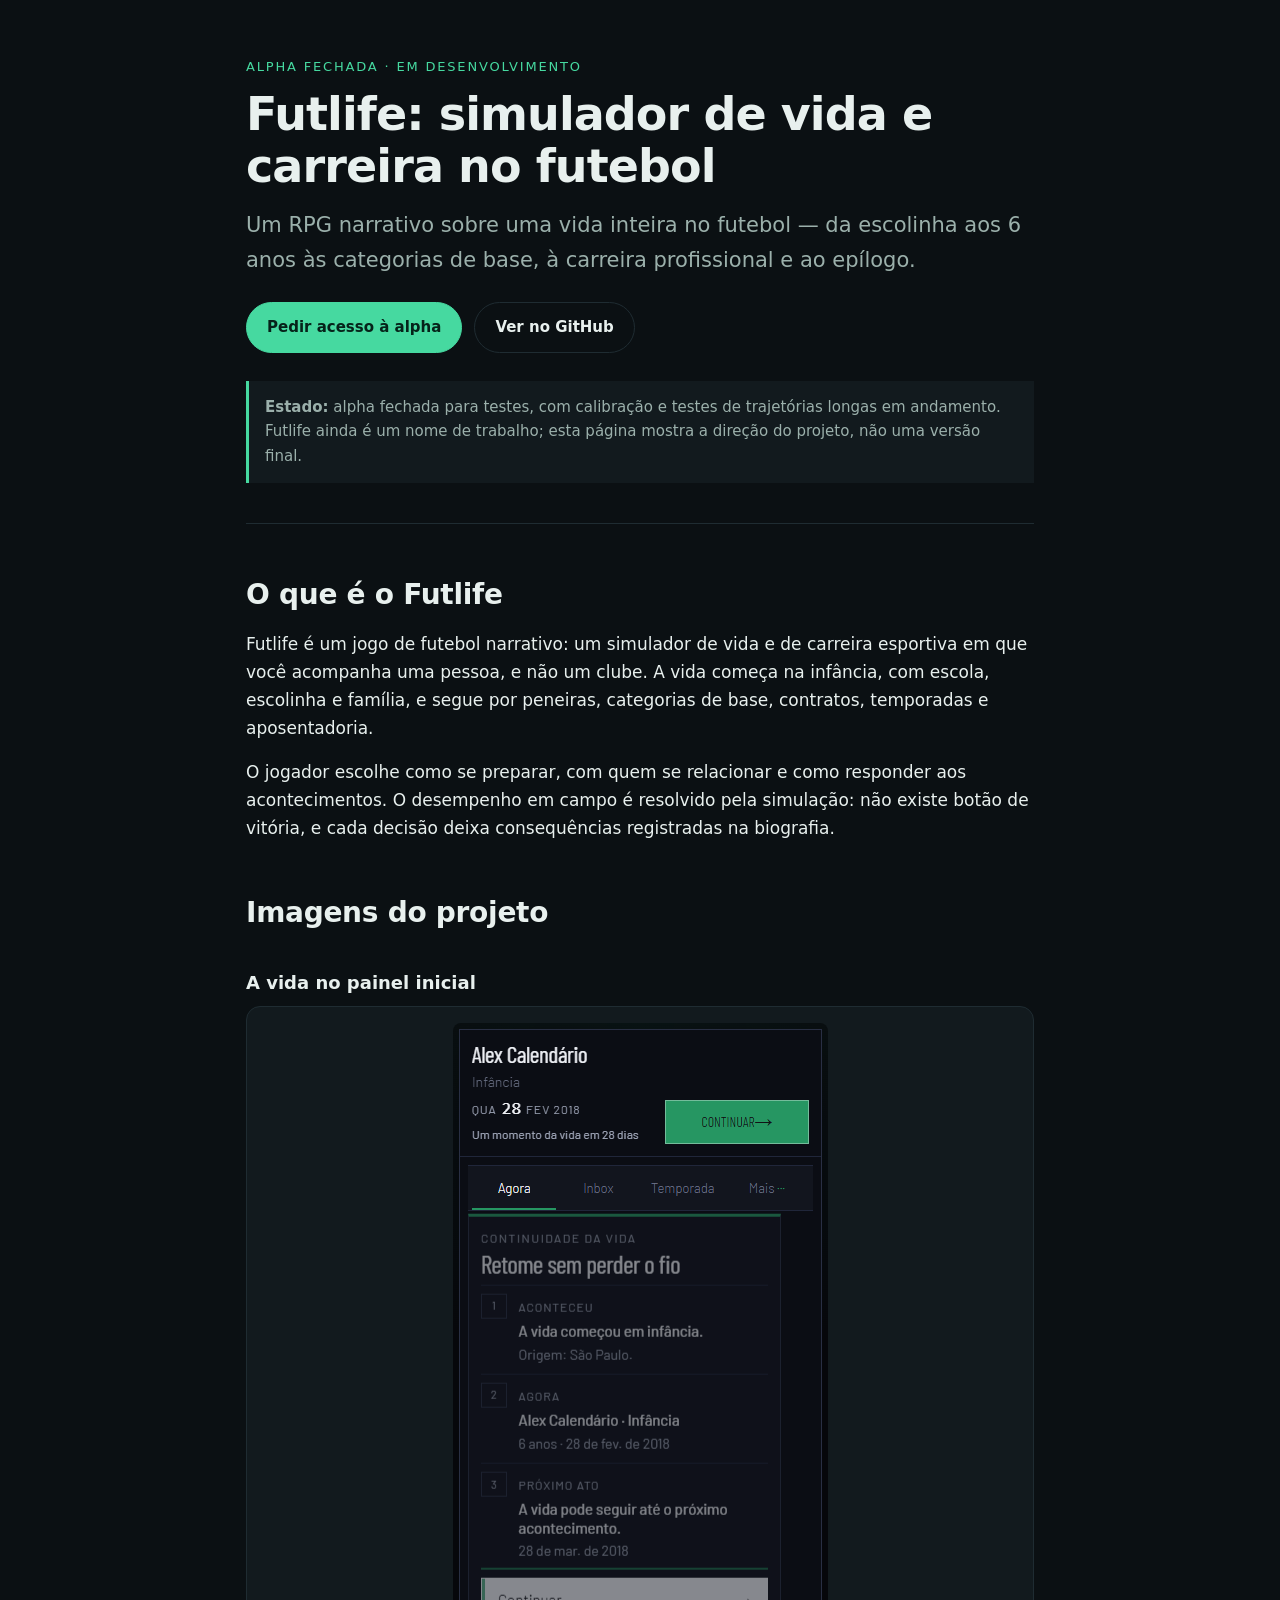
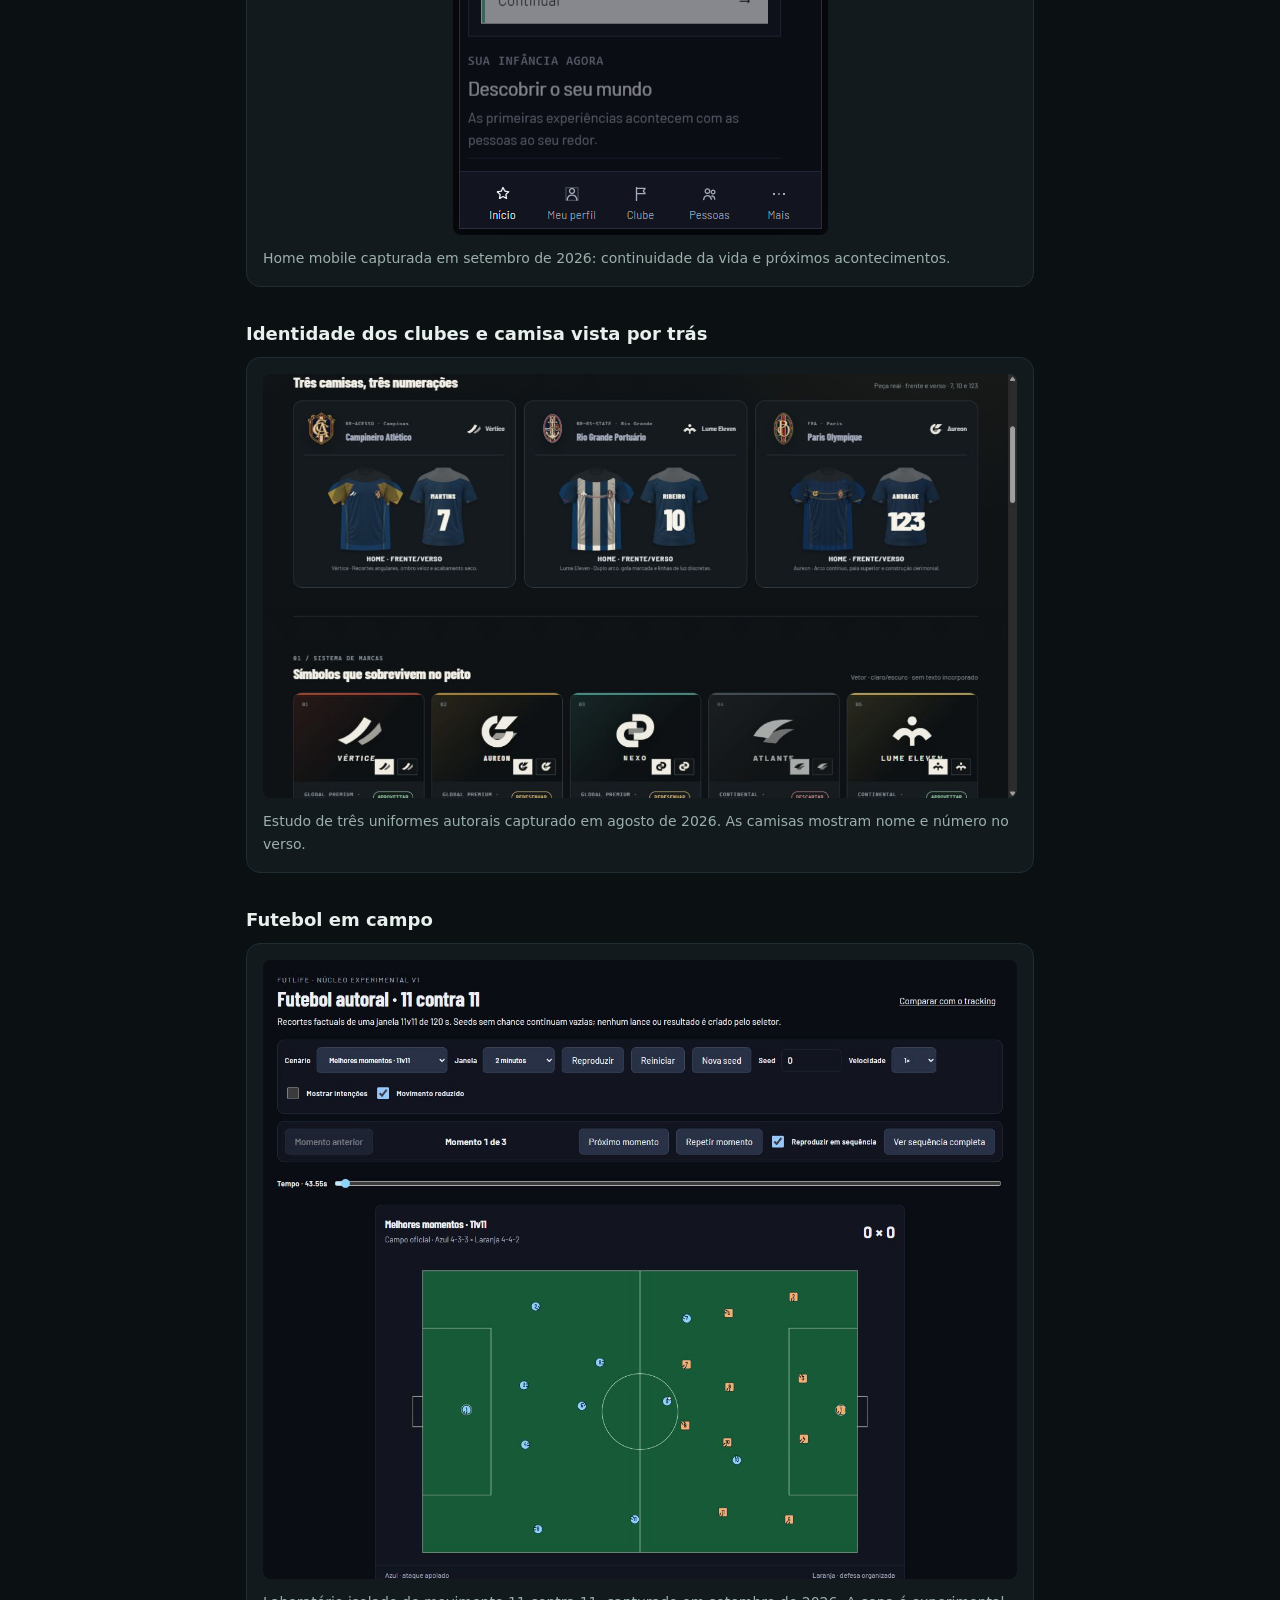
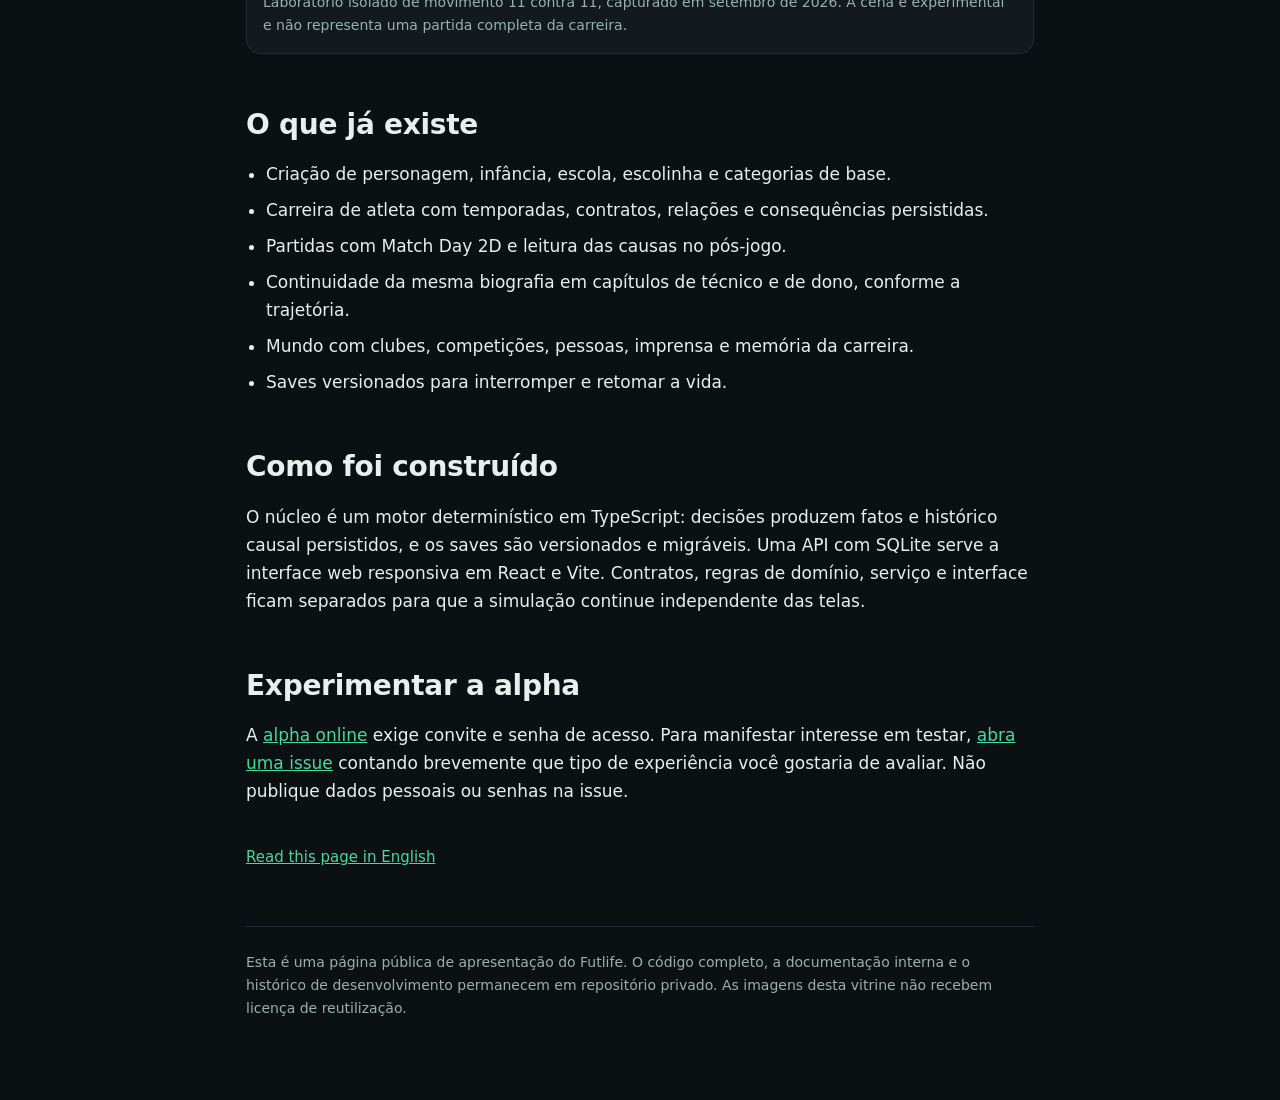
<file: index.html>
<!doctype html>
<html lang="pt-BR">
<head>
<meta charset="utf-8">
<meta name="viewport" content="width=device-width, initial-scale=1">
<title>Futlife — simulador de vida e carreira no futebol (RPG narrativo)</title>
<meta name="description" content="Futlife é um simulador de vida e carreira no futebol: um RPG narrativo que começa aos 6 anos e atravessa escolinha, categorias de base, carreira profissional e outros papéis. Alpha fechada em desenvolvimento.">
<link rel="canonical" href="https://cingez.github.io/futlife-showcase/">
<link rel="alternate" hreflang="pt-BR" href="https://cingez.github.io/futlife-showcase/">
<link rel="alternate" hreflang="en" href="https://cingez.github.io/futlife-showcase/en/">
<link rel="alternate" hreflang="x-default" href="https://cingez.github.io/futlife-showcase/">
<meta name="author" content="Futlife">
<meta name="robots" content="index, follow, max-image-preview:large">
<meta name="theme-color" content="#0b1013">

<meta property="og:type" content="website">
<meta property="og:site_name" content="Futlife">
<meta property="og:locale" content="pt_BR">
<meta property="og:locale:alternate" content="en_US">
<meta property="og:url" content="https://cingez.github.io/futlife-showcase/">
<meta property="og:title" content="Futlife — simulador de vida e carreira no futebol">
<meta property="og:description" content="RPG narrativo de uma vida inteira no futebol: da escolinha aos 6 anos às categorias de base, à carreira profissional e ao epílogo. Alpha fechada.">
<meta property="og:image" content="https://cingez.github.io/futlife-showcase/uniformes-frente-verso-ago-2026.png">
<meta property="og:image:alt" content="Três uniformes autorais do Futlife, com frente e verso das camisas">

<meta name="twitter:card" content="summary_large_image">
<meta name="twitter:title" content="Futlife — simulador de vida e carreira no futebol">
<meta name="twitter:description" content="RPG narrativo de uma vida inteira no futebol, da infância ao epílogo. Alpha fechada em desenvolvimento.">
<meta name="twitter:image" content="https://cingez.github.io/futlife-showcase/uniformes-frente-verso-ago-2026.png">

<link rel="stylesheet" href="style.css">

<script type="application/ld+json">
{
  "@context": "https://schema.org",
  "@type": "VideoGame",
  "name": "Futlife",
  "alternateName": "Futlife — simulador de vida no futebol",
  "url": "https://cingez.github.io/futlife-showcase/",
  "inLanguage": "pt-BR",
  "description": "Simulador de vida e carreira no futebol. RPG narrativo que começa aos 6 anos e atravessa escolinha, categorias de base, carreira profissional e outros papéis no futebol, com partidas simuladas e consequências persistentes.",
  "genre": ["Simulação de vida", "Simulação de carreira esportiva", "RPG narrativo"],
  "gamePlatform": ["Web browser"],
  "applicationCategory": "Game",
  "operatingSystem": "Navegador web",
  "image": "https://cingez.github.io/futlife-showcase/uniformes-frente-verso-ago-2026.png",
  "screenshot": [
    "https://cingez.github.io/futlife-showcase/home-mobile-set-2026.png",
    "https://cingez.github.io/futlife-showcase/uniformes-frente-verso-ago-2026.png",
    "https://cingez.github.io/futlife-showcase/laboratorio-11v11-set-2026.png"
  ],
  "sameAs": ["https://github.com/cingez/futlife-showcase"]
}
</script>
<script type="application/ld+json">
{
  "@context": "https://schema.org",
  "@type": "FAQPage",
  "mainEntity": [
    {
      "@type": "Question",
      "name": "O que é o Futlife?",
      "acceptedAnswer": {
        "@type": "Answer",
        "text": "Futlife é um simulador de vida e carreira no futebol em desenvolvimento. A trajetória começa aos 6 anos e pode passar pela escolinha, pelas categorias de base, pela carreira profissional e por outros papéis no futebol."
      }
    },
    {
      "@type": "Question",
      "name": "Dá para jogar o Futlife agora?",
      "acceptedAnswer": {
        "@type": "Answer",
        "text": "A alpha online é fechada: exige convite e senha de acesso. É possível manifestar interesse em testar abrindo uma issue no repositório público de apresentação."
      }
    },
    {
      "@type": "Question",
      "name": "O Futlife é um jogo de gerenciamento como o Football Manager?",
      "acceptedAnswer": {
        "@type": "Answer",
        "text": "Não. O jogador vive uma única trajetória pessoal: escolhe preparo, relações e respostas aos acontecimentos. Os resultados esportivos são resolvidos pela simulação, não escolhidos diretamente."
      }
    }
  ]
}
</script>
</head>
<body>
<div class="wrap">

<header class="hero">
  <p class="eyebrow">Alpha fechada · em desenvolvimento</p>
  <h1>Futlife: simulador de vida e carreira no futebol</h1>
  <p class="lede">Um RPG narrativo sobre uma vida inteira no futebol — da escolinha aos 6 anos às categorias de base, à carreira profissional e ao epílogo.</p>
  <div class="actions">
    <a class="btn primary" href="https://github.com/cingez/futlife-showcase/issues">Pedir acesso à alpha</a>
    <a class="btn" href="https://github.com/cingez/futlife-showcase">Ver no GitHub</a>
  </div>
  <p class="status"><strong>Estado:</strong> alpha fechada para testes, com calibração e testes de trajetórias longas em andamento. Futlife ainda é um nome de trabalho; esta página mostra a direção do projeto, não uma versão final.</p>
</header>

<main>
  <h2>O que é o Futlife</h2>
  <p>Futlife é um jogo de futebol narrativo: um simulador de vida e de carreira esportiva em que você acompanha uma pessoa, e não um clube. A vida começa na infância, com escola, escolinha e família, e segue por peneiras, categorias de base, contratos, temporadas e aposentadoria.</p>
  <p>O jogador escolhe como se preparar, com quem se relacionar e como responder aos acontecimentos. O desempenho em campo é resolvido pela simulação: não existe botão de vitória, e cada decisão deixa consequências registradas na biografia.</p>

  <h2>Imagens do projeto</h2>

  <h3>A vida no painel inicial</h3>
  <figure>
    <img src="home-mobile-set-2026.png" width="375" height="812" loading="lazy" decoding="async" alt="Home mobile do Futlife mostrando a vida de um jogador na infância, com continuidade da vida e próximos acontecimentos">
    <figcaption>Home mobile capturada em setembro de 2026: continuidade da vida e próximos acontecimentos.</figcaption>
  </figure>

  <h3>Identidade dos clubes e camisa vista por trás</h3>
  <figure>
    <img src="uniformes-frente-verso-ago-2026.png" loading="lazy" decoding="async" alt="Três uniformes autorais de clubes do Futlife, com frente e verso das camisas, nome e número nas costas">
    <figcaption>Estudo de três uniformes autorais capturado em agosto de 2026. As camisas mostram nome e número no verso.</figcaption>
  </figure>

  <h3>Futebol em campo</h3>
  <figure>
    <img src="laboratorio-11v11-set-2026.png" loading="lazy" decoding="async" alt="Laboratório experimental de futebol 11 contra 11 do Futlife, com os 22 jogadores posicionados em campo">
    <figcaption>Laboratório isolado de movimento 11 contra 11, capturado em setembro de 2026. A cena é experimental e não representa uma partida completa da carreira.</figcaption>
  </figure>

  <h2>O que já existe</h2>
  <ul>
    <li>Criação de personagem, infância, escola, escolinha e categorias de base.</li>
    <li>Carreira de atleta com temporadas, contratos, relações e consequências persistidas.</li>
    <li>Partidas com Match Day 2D e leitura das causas no pós-jogo.</li>
    <li>Continuidade da mesma biografia em capítulos de técnico e de dono, conforme a trajetória.</li>
    <li>Mundo com clubes, competições, pessoas, imprensa e memória da carreira.</li>
    <li>Saves versionados para interromper e retomar a vida.</li>
  </ul>

  <h2>Como foi construído</h2>
  <p>O núcleo é um motor determinístico em TypeScript: decisões produzem fatos e histórico causal persistidos, e os saves são versionados e migráveis. Uma API com SQLite serve a interface web responsiva em React e Vite. Contratos, regras de domínio, serviço e interface ficam separados para que a simulação continue independente das telas.</p>

  <h2>Experimentar a alpha</h2>
  <p>A <a href="https://futlife-alpha.onrender.com/" rel="noopener">alpha online</a> exige convite e senha de acesso. Para manifestar interesse em testar, <a href="https://github.com/cingez/futlife-showcase/issues/new/choose">abra uma issue</a> contando brevemente que tipo de experiência você gostaria de avaliar. Não publique dados pessoais ou senhas na issue.</p>

  <p class="lang"><a href="en/" hreflang="en" lang="en">Read this page in English</a></p>
</main>

<footer>
  <p>Esta é uma página pública de apresentação do Futlife. O código completo, a documentação interna e o histórico de desenvolvimento permanecem em repositório privado. As imagens desta vitrine não recebem licença de reutilização.</p>
</footer>

</div>
</body>
</html>
</file>
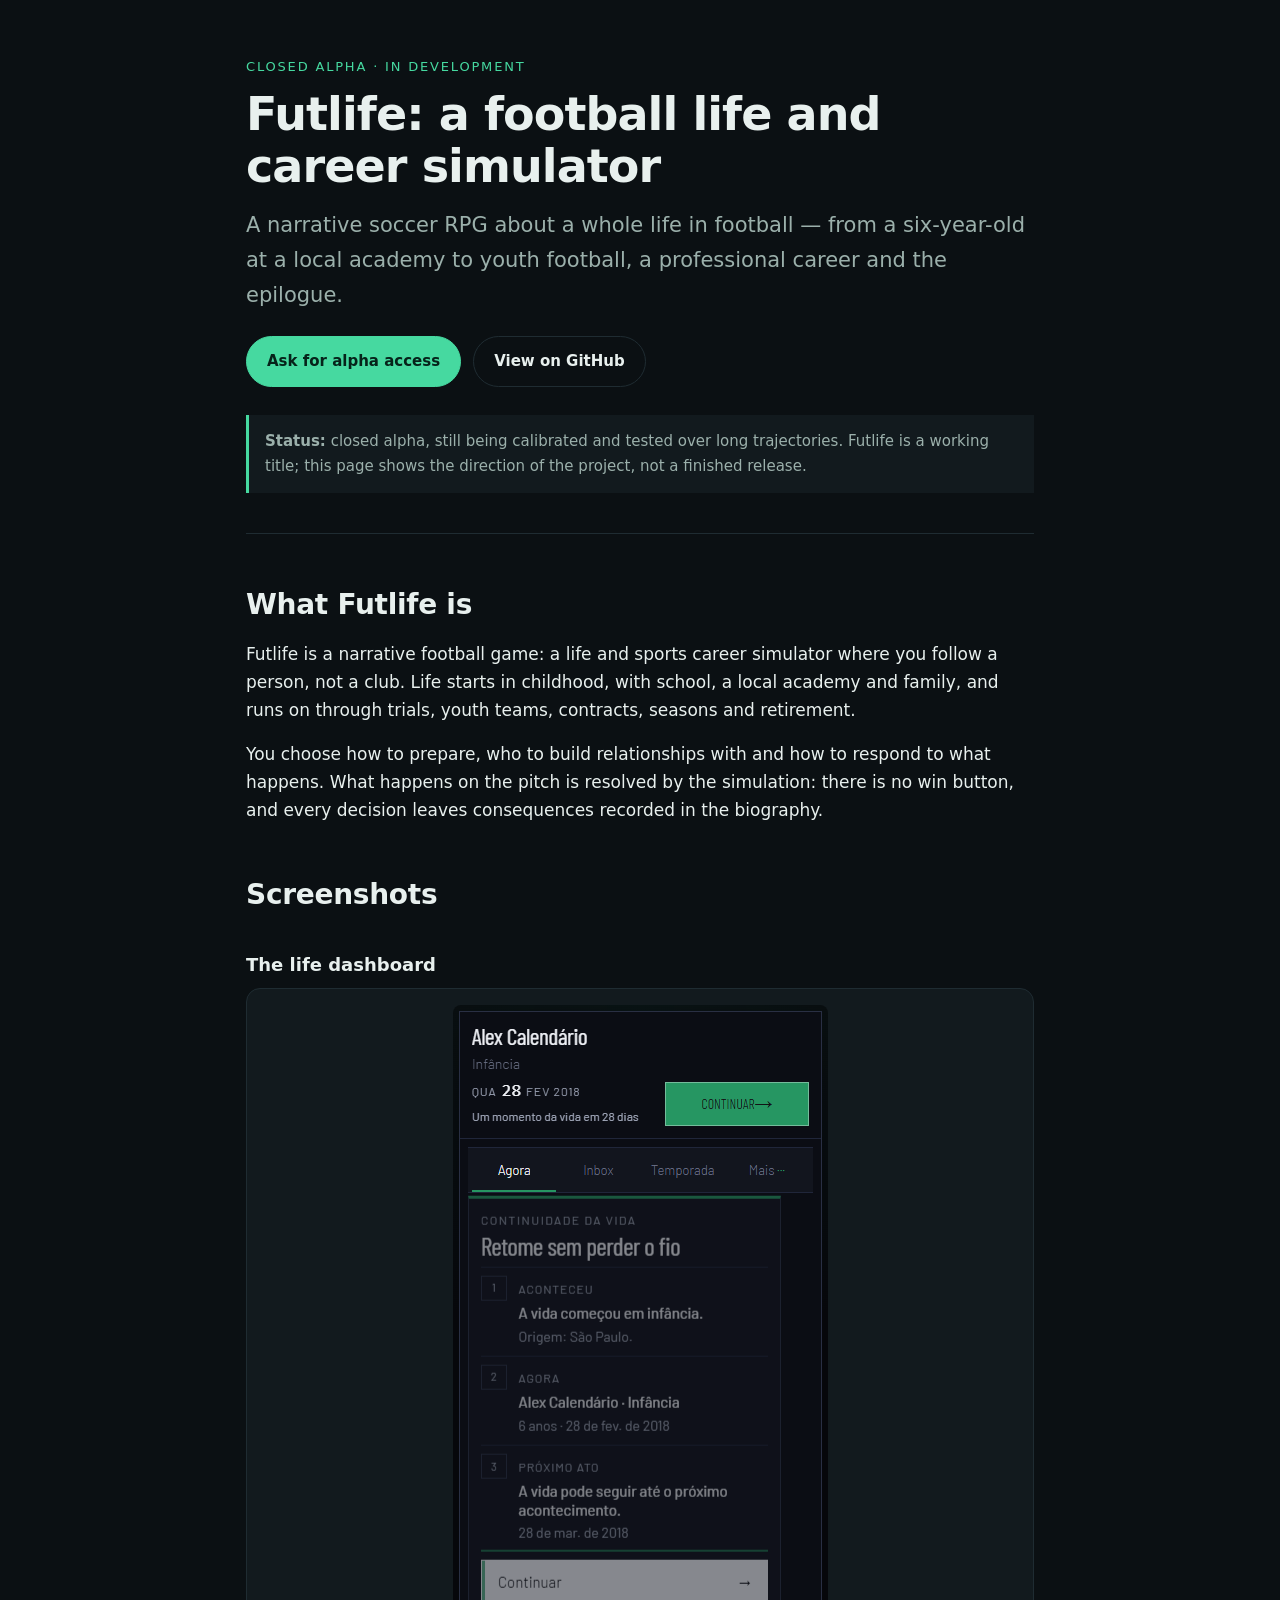
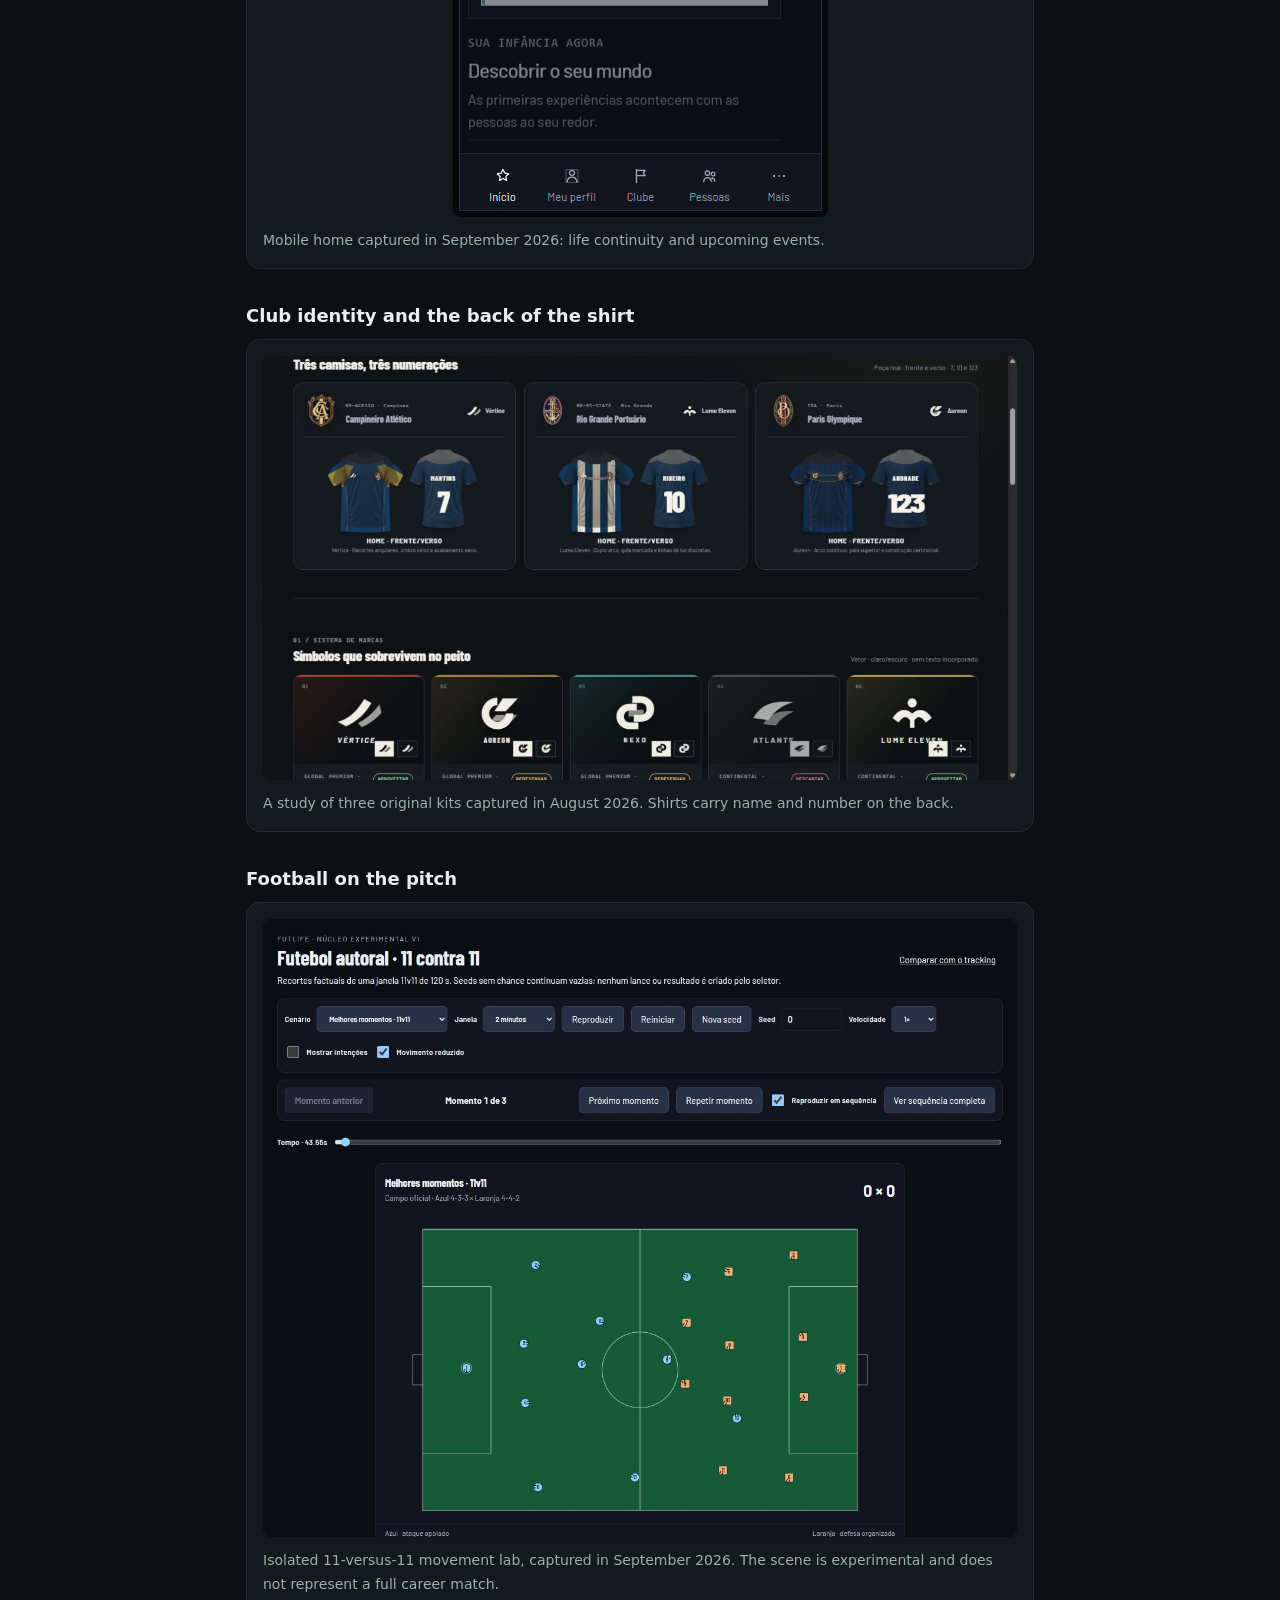
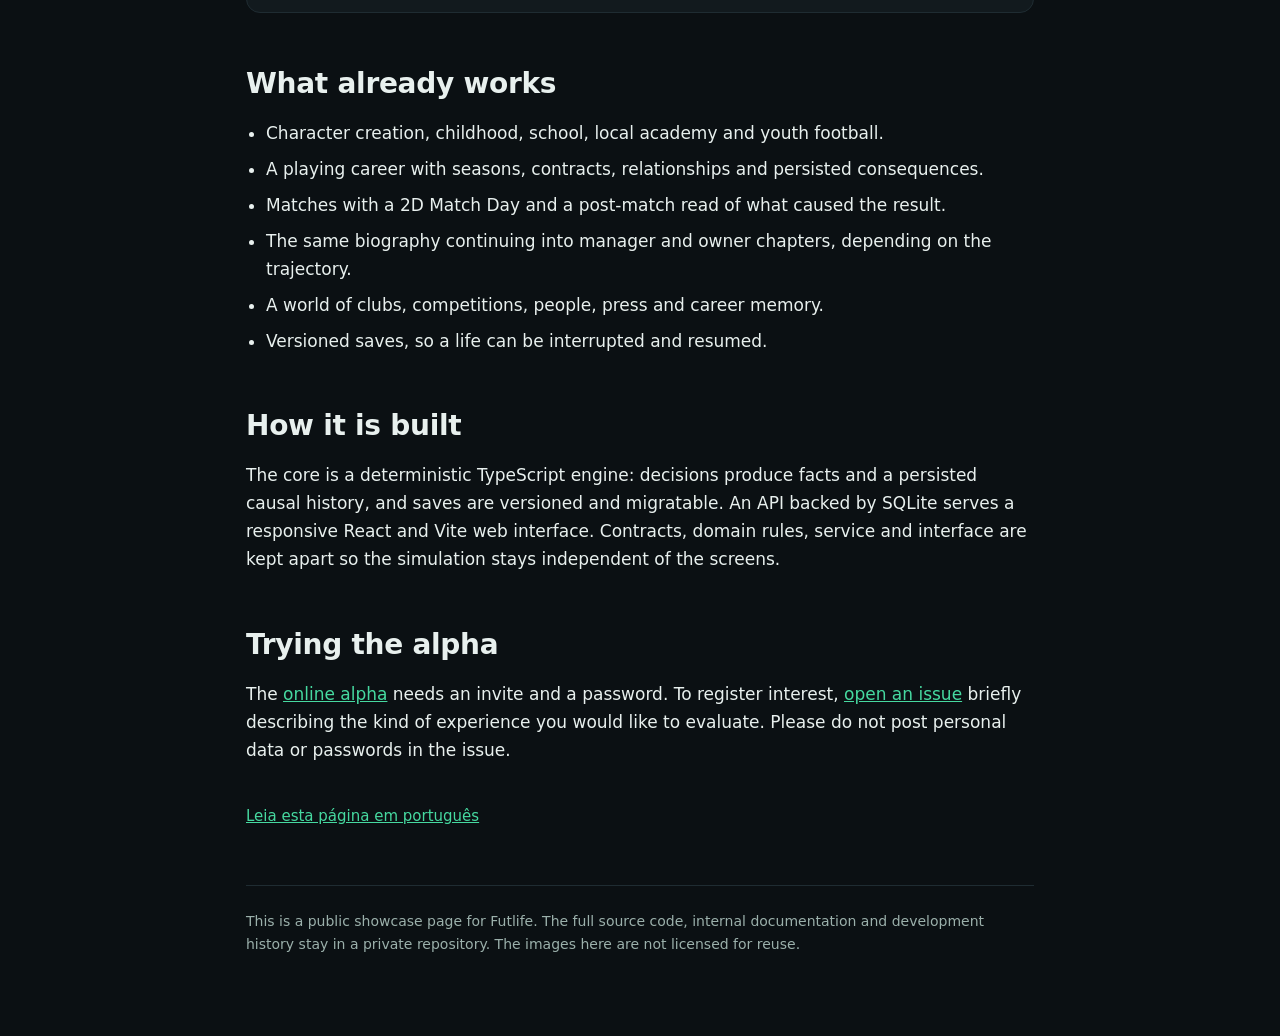
<file: en/index.html>
<!doctype html>
<html lang="en">
<head>
<meta charset="utf-8">
<meta name="viewport" content="width=device-width, initial-scale=1">
<title>Futlife — football life and career simulator (narrative soccer RPG)</title>
<meta name="description" content="Futlife is a football life and career simulator: a narrative soccer RPG that starts at age six and runs through youth academy, academy football, a professional career and beyond. Closed alpha, in development.">
<link rel="canonical" href="https://cingez.github.io/futlife-showcase/en/">
<link rel="alternate" hreflang="pt-BR" href="https://cingez.github.io/futlife-showcase/">
<link rel="alternate" hreflang="en" href="https://cingez.github.io/futlife-showcase/en/">
<link rel="alternate" hreflang="x-default" href="https://cingez.github.io/futlife-showcase/">
<meta name="author" content="Futlife">
<meta name="robots" content="index, follow, max-image-preview:large">
<meta name="theme-color" content="#0b1013">

<meta property="og:type" content="website">
<meta property="og:site_name" content="Futlife">
<meta property="og:locale" content="en_US">
<meta property="og:locale:alternate" content="pt_BR">
<meta property="og:url" content="https://cingez.github.io/futlife-showcase/en/">
<meta property="og:title" content="Futlife — football life and career simulator">
<meta property="og:description" content="A narrative soccer RPG about a whole life in football: from a six-year-old at a local academy to a professional career and its epilogue. Closed alpha.">
<meta property="og:image" content="https://cingez.github.io/futlife-showcase/uniformes-frente-verso-ago-2026.png">
<meta property="og:image:alt" content="Three original Futlife club kits, front and back">

<meta name="twitter:card" content="summary_large_image">
<meta name="twitter:title" content="Futlife — football life and career simulator">
<meta name="twitter:description" content="A narrative soccer RPG about a whole life in football, from childhood to the epilogue. Closed alpha, in development.">
<meta name="twitter:image" content="https://cingez.github.io/futlife-showcase/uniformes-frente-verso-ago-2026.png">

<link rel="stylesheet" href="../style.css">

<script type="application/ld+json">
{
  "@context": "https://schema.org",
  "@type": "VideoGame",
  "name": "Futlife",
  "url": "https://cingez.github.io/futlife-showcase/en/",
  "inLanguage": "en",
  "description": "A football life and career simulator. Narrative soccer RPG that starts at age six and runs through youth academy, academy football, a professional career and other roles in the game, with simulated matches and persistent consequences.",
  "genre": ["Life simulation", "Sports career simulation", "Narrative RPG"],
  "gamePlatform": ["Web browser"],
  "applicationCategory": "Game",
  "operatingSystem": "Web browser",
  "image": "https://cingez.github.io/futlife-showcase/uniformes-frente-verso-ago-2026.png",
  "screenshot": [
    "https://cingez.github.io/futlife-showcase/home-mobile-set-2026.png",
    "https://cingez.github.io/futlife-showcase/uniformes-frente-verso-ago-2026.png",
    "https://cingez.github.io/futlife-showcase/laboratorio-11v11-set-2026.png"
  ],
  "sameAs": ["https://github.com/cingez/futlife-showcase"]
}
</script>
<script type="application/ld+json">
{
  "@context": "https://schema.org",
  "@type": "FAQPage",
  "mainEntity": [
    {
      "@type": "Question",
      "name": "What is Futlife?",
      "acceptedAnswer": {
        "@type": "Answer",
        "text": "Futlife is a work-in-progress football life and career simulator. The story starts at age six and can run through a local academy, youth football, a professional career and other roles in the game."
      }
    },
    {
      "@type": "Question",
      "name": "Can I play Futlife now?",
      "acceptedAnswer": {
        "@type": "Answer",
        "text": "The online alpha is invite-only and password protected. You can ask to test it by opening an issue on the public showcase repository."
      }
    },
    {
      "@type": "Question",
      "name": "Is Futlife a management game like Football Manager?",
      "acceptedAnswer": {
        "@type": "Answer",
        "text": "No. You live a single personal trajectory: you choose preparation, relationships and responses to events. Match results are resolved by the simulation, never picked directly."
      }
    }
  ]
}
</script>
</head>
<body>
<div class="wrap">

<header class="hero">
  <p class="eyebrow">Closed alpha · in development</p>
  <h1>Futlife: a football life and career simulator</h1>
  <p class="lede">A narrative soccer RPG about a whole life in football — from a six-year-old at a local academy to youth football, a professional career and the epilogue.</p>
  <div class="actions">
    <a class="btn primary" href="https://github.com/cingez/futlife-showcase/issues">Ask for alpha access</a>
    <a class="btn" href="https://github.com/cingez/futlife-showcase">View on GitHub</a>
  </div>
  <p class="status"><strong>Status:</strong> closed alpha, still being calibrated and tested over long trajectories. Futlife is a working title; this page shows the direction of the project, not a finished release.</p>
</header>

<main>
  <h2>What Futlife is</h2>
  <p>Futlife is a narrative football game: a life and sports career simulator where you follow a person, not a club. Life starts in childhood, with school, a local academy and family, and runs on through trials, youth teams, contracts, seasons and retirement.</p>
  <p>You choose how to prepare, who to build relationships with and how to respond to what happens. What happens on the pitch is resolved by the simulation: there is no win button, and every decision leaves consequences recorded in the biography.</p>

  <h2>Screenshots</h2>

  <h3>The life dashboard</h3>
  <figure>
    <img src="../home-mobile-set-2026.png" width="375" height="812" loading="lazy" decoding="async" alt="Futlife mobile home screen showing a childhood life, with life continuity and upcoming events">
    <figcaption>Mobile home captured in September 2026: life continuity and upcoming events.</figcaption>
  </figure>

  <h3>Club identity and the back of the shirt</h3>
  <figure>
    <img src="../uniformes-frente-verso-ago-2026.png" loading="lazy" decoding="async" alt="Three original Futlife club kits showing front and back of the shirts, with name and number on the back">
    <figcaption>A study of three original kits captured in August 2026. Shirts carry name and number on the back.</figcaption>
  </figure>

  <h3>Football on the pitch</h3>
  <figure>
    <img src="../laboratorio-11v11-set-2026.png" loading="lazy" decoding="async" alt="Futlife experimental 11 versus 11 movement lab with all 22 players positioned on the pitch">
    <figcaption>Isolated 11-versus-11 movement lab, captured in September 2026. The scene is experimental and does not represent a full career match.</figcaption>
  </figure>

  <h2>What already works</h2>
  <ul>
    <li>Character creation, childhood, school, local academy and youth football.</li>
    <li>A playing career with seasons, contracts, relationships and persisted consequences.</li>
    <li>Matches with a 2D Match Day and a post-match read of what caused the result.</li>
    <li>The same biography continuing into manager and owner chapters, depending on the trajectory.</li>
    <li>A world of clubs, competitions, people, press and career memory.</li>
    <li>Versioned saves, so a life can be interrupted and resumed.</li>
  </ul>

  <h2>How it is built</h2>
  <p>The core is a deterministic TypeScript engine: decisions produce facts and a persisted causal history, and saves are versioned and migratable. An API backed by SQLite serves a responsive React and Vite web interface. Contracts, domain rules, service and interface are kept apart so the simulation stays independent of the screens.</p>

  <h2>Trying the alpha</h2>
  <p>The <a href="https://futlife-alpha.onrender.com/" rel="noopener">online alpha</a> needs an invite and a password. To register interest, <a href="https://github.com/cingez/futlife-showcase/issues/new/choose">open an issue</a> briefly describing the kind of experience you would like to evaluate. Please do not post personal data or passwords in the issue.</p>

  <p class="lang"><a href="../" hreflang="pt-BR" lang="pt-BR">Leia esta página em português</a></p>
</main>

<footer>
  <p>This is a public showcase page for Futlife. The full source code, internal documentation and development history stay in a private repository. The images here are not licensed for reuse.</p>
</footer>

</div>
</body>
</html>
</file>
<file: style.css>
:root {
  color-scheme: dark;
  --bg: #0b1013;
  --surface: #121a1e;
  --line: #1f2c32;
  --ink: #e8f0ee;
  --muted: #9bb0ab;
  --accent: #46d9a0;
  --accent-ink: #06231a;
}

* { box-sizing: border-box; }

html { scroll-behavior: smooth; }

body {
  margin: 0;
  background: var(--bg);
  color: var(--ink);
  font: 400 17px/1.65 system-ui, -apple-system, "Segoe UI", Roboto, Helvetica, Arial, sans-serif;
  -webkit-font-smoothing: antialiased;
}

.wrap {
  max-width: 820px;
  margin: 0 auto;
  padding: 0 16px;
}

header.hero {
  padding: 56px 0 40px;
  border-bottom: 1px solid var(--line);
}

.eyebrow {
  margin: 0 0 12px;
  font-size: 13px;
  letter-spacing: 0.14em;
  text-transform: uppercase;
  color: var(--accent);
}

h1 {
  margin: 0 0 16px;
  font-size: clamp(30px, 6vw, 46px);
  line-height: 1.12;
  font-weight: 600;
  letter-spacing: -0.02em;
}

.lede {
  margin: 0 0 24px;
  font-size: clamp(18px, 2.4vw, 21px);
  color: var(--muted);
}

h2 {
  margin: 48px 0 12px;
  font-size: clamp(22px, 3.4vw, 28px);
  font-weight: 600;
  letter-spacing: -0.01em;
}

h3 {
  margin: 32px 0 8px;
  font-size: 18px;
  font-weight: 600;
}

p { margin: 0 0 16px; }

a { color: var(--accent); }

ul { padding-left: 20px; margin: 0 0 16px; }

li { margin-bottom: 8px; }

.actions {
  display: flex;
  flex-wrap: wrap;
  gap: 12px;
  margin-top: 8px;
}

.btn {
  display: inline-block;
  padding: 12px 20px;
  border-radius: 999px;
  border: 1px solid var(--line);
  text-decoration: none;
  font-weight: 600;
  font-size: 15px;
  color: var(--ink);
}

.btn.primary {
  background: var(--accent);
  border-color: var(--accent);
  color: var(--accent-ink);
}

.status {
  margin: 28px 0 0;
  padding: 14px 16px;
  border-left: 3px solid var(--accent);
  background: var(--surface);
  color: var(--muted);
  font-size: 15px;
}

figure {
  margin: 0 0 32px;
  padding: 16px;
  background: var(--surface);
  border: 1px solid var(--line);
  border-radius: 14px;
}

figure img {
  display: block;
  max-width: 100%;
  height: auto;
  margin: 0 auto;
  border-radius: 8px;
}

figcaption {
  margin-top: 12px;
  font-size: 14px;
  color: var(--muted);
}

.lang {
  margin: 40px 0 0;
  font-size: 15px;
  color: var(--muted);
}

footer {
  margin-top: 56px;
  padding: 24px 0 64px;
  border-top: 1px solid var(--line);
  font-size: 14px;
  color: var(--muted);
}

@media (prefers-reduced-motion: reduce) {
  html { scroll-behavior: auto; }
}
</file>
